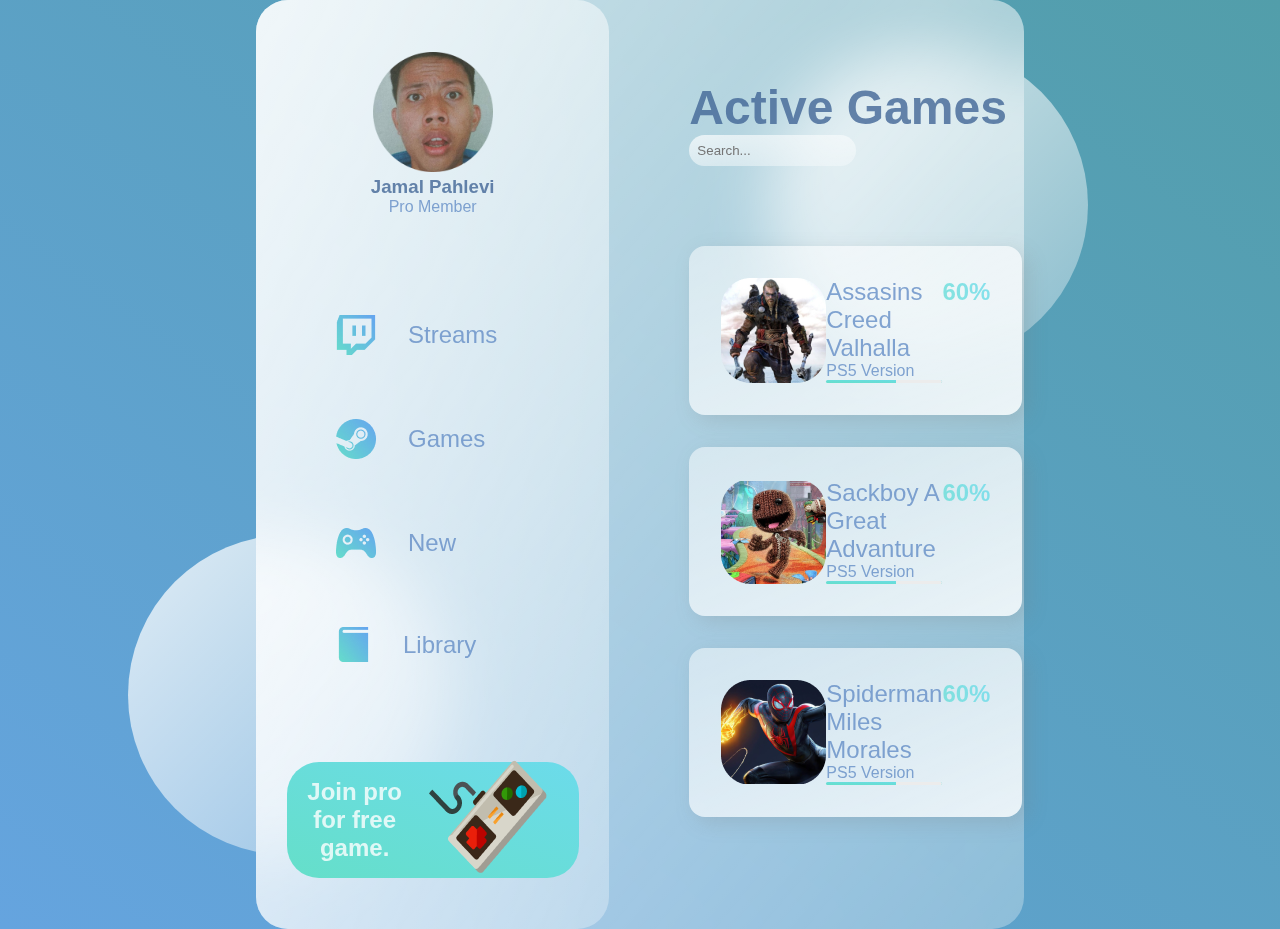
<file: index.html>
<!DOCTYPE html>
<html lang="en">
<head>
    <meta charset="UTF-8">
    <meta name="viewport" content="width=device-width, initial-scale=1.0">
    <title>Glassmorphism</title>
    <link rel="preconnect" href="https://fonts.gstatic.com">
<link href="https://fonts.googleapis.com/css2?family=Poppins:wght@400;500;700&display=swap" rel="stylesheet">
    <link rel="stylesheet" href="./style.css">
</head>
<body>
    <main>
        <section class="glass">
            <div class="dashboard">
                <div class="user">
                    <img width="120"src="./images/circle-cropped.png" alt="">
                    <h3>Jamal Pahlevi</h3>
                    <p>Pro Member</p>
                </div>
                <div class="links">
                    <div class="link">
                        <img src="./images/twitch.png" alt="">
                        <h2><a target="_blank" href="https://www.twitch.tv/">Streams</a></h2>
                    </div>
                    <div class="link">
                        <img src="./images/steam.png" alt="">
                        <h2><a target="_blank" href="https://store.steampowered.com/">Games</a></h2>
                    </div>
                    <div class="link">
                        <img src="./images/upcoming.png" alt="">
                        <h2>New</h2>
                    </div>
                    <div class="link">
                        <img src="./images/library.png" alt="">
                        <h2>Library</h2>
                    </div>
                </div>
                <div class="pro">
                    <h2>Join pro for free game.</h2>
                    <img src="./images/controller.png" alt="">
                </div>
            </div>
            <div class="games">
                <div class="status">
                    <h1>Active Games</h1>
                    <form action="game.html">
                    <input placeholder="Search..." type="text"/>
                </form>
                </div>
                <div class="cards">
                    <div class="card">
                        <img src="./images/assassins.png" alt="">
                        <div class="card-info">
                            <h2>Assasins Creed Valhalla</h2>
                            <p>PS5 Version</p>
                            <div class="progress"></div>
                        </div>
                        <h2 class="percentage">60%</h2>
                    </div>
                    <div class="card">
                        <img src="./images/sackboy.png" alt="">
                        <div class="card-info">
                            <h2>Sackboy A Great Advanture</h2>
                            <p>PS5 Version</p>
                            <div class="progress"></div>
                        </div>
                        <h2 class="percentage">60%</h2>
                    </div>
                    <div class="card">
                        <img src="./images/spiderman.png" alt="">
                        <div class="card-info">
                            <h2>Spiderman Miles Morales</h2>
                            <p>PS5 Version</p>
                            <div class="progress"></div>
                        </div>
                        <h2 class="percentage">60%</h2>
                    </div>
                </div>
            </div>
        </section>
    </main>
    <div class="circle1"></div>
    <div class="circle2"></div>
</body>
</html>
</file>
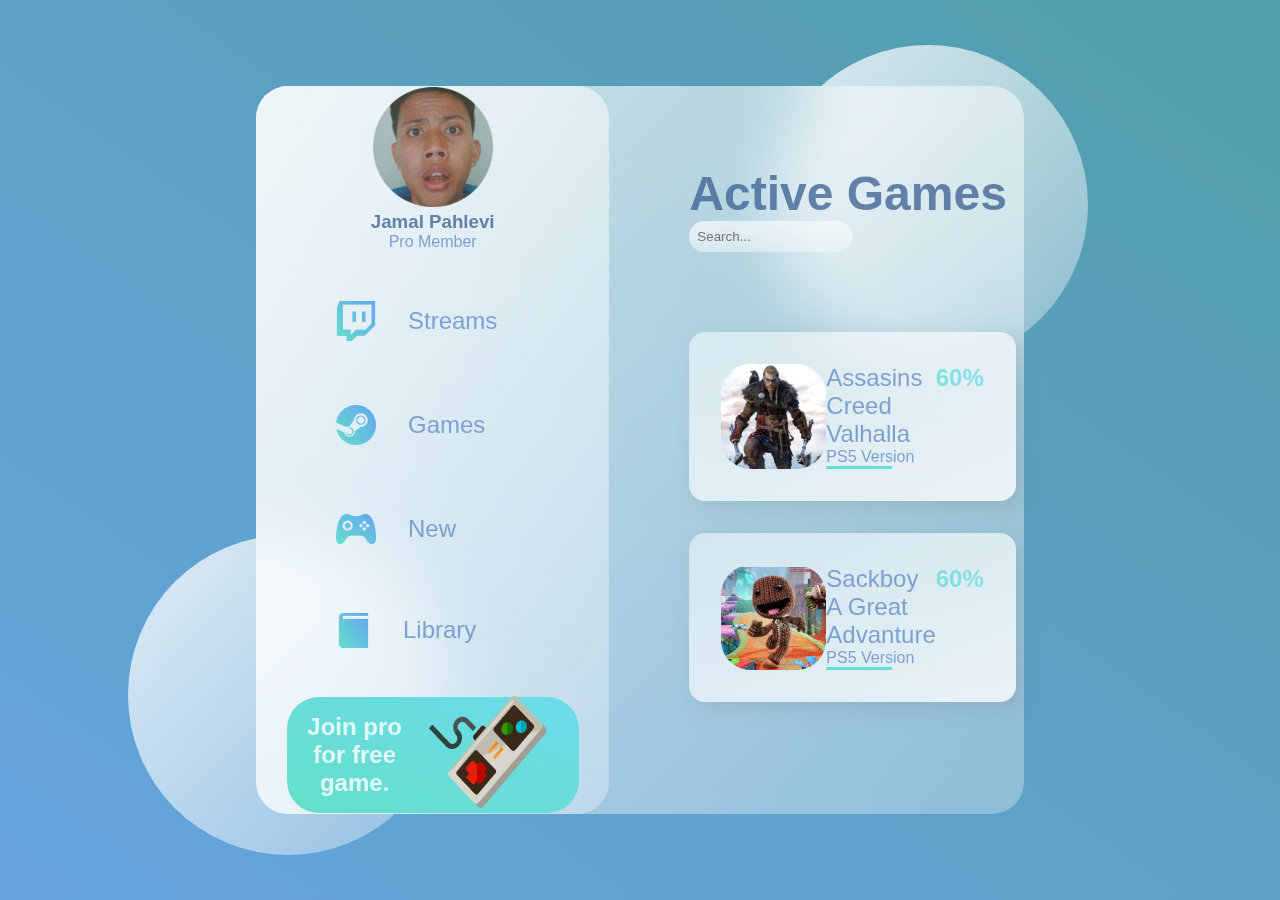
<file: game.html>
<!DOCTYPE html>
<html lang="en">
<head>
    <meta charset="UTF-8">
    <meta name="viewport" content="width=device-width, initial-scale=1.0">
    <title>Glassmorphism</title>
    <link rel="preconnect" href="https://fonts.gstatic.com">
<link href="https://fonts.googleapis.com/css2?family=Poppins:wght@400;500;700&display=swap" rel="stylesheet">
    <link rel="stylesheet" href="./style.css">
</head>
<body>
    <main>
        <section class="glass">
            <div class="dashboard">
                <div class="user">
                    <img width="120"src="./images/circle-cropped.png" alt="">
                    <h3>Jamal Pahlevi</h3>
                    <p>Pro Member</p>
                </div>
                <div class="links">
                    <div class="link">
                        <img src="./images/twitch.png" alt="">
                        <h2><a target="_blank" href="https://www.twitch.tv/">Streams</a></h2>
                    </div>
                    <div class="link">
                        <img src="./images/steam.png" alt="">
                        <h2><a target="_blank" href="https://store.steampowered.com/">Games</a></h2>
                    </div>
                    <div class="link">
                        <img src="./images/upcoming.png" alt="">
                        <h2>New</h2>
                    </div>
                    <div class="link">
                        <img src="./images/library.png" alt="">
                        <h2>Library</h2>
                    </div>
                </div>
                <div class="pro">
                    <h2>Join pro for free game.</h2>
                    <img src="./images/controller.png" alt="">
                </div>
            </div>
            <div class="games">
                <div class="status">
                    <h1>Active Games</h1>
                    <form action="game.html">
                    <input placeholder="Search..." type="text"/>
                </form>
                </div>
                <div class="cards">
                    <div class="card">
                        <img src="./images/assassins.png" alt="">
                        <div class="card-info">
                            <h2>Assasins Creed Valhalla</h2>
                            <p>PS5 Version</p>
                            <div class="progress"></div>
                        </div>
                        <h2 class="percentage">60%</h2>
                    </div>
                    <div class="card">
                        <img src="./images/sackboy.png" alt="">
                        <div class="card-info">
                            <h2>Sackboy A Great Advanture</h2>
                            <p>PS5 Version</p>
                            <div class="progress"></div>
                        </div>
                        <h2 class="percentage">60%</h2>
                    </div>
                </div>
            </div>
        </section>
    </main>
    <div class="circle1"></div>
    <div class="circle2"></div>
</body>
</html>
</file>
<file: style.css>
* {
  margin: 0;
  padding: 0;
  box-sizing: border-box;
}
h1 {
  color: #426696;
  font-weight: 600;
  font-size: 3rem;
  opacity: 0.8;
}
h2,
p {
  color: #658ec6;
  font-weight: 500;
  opacity: 0.8;
}
h3 {
  color: #426696;
  font-weight: 600;
  opacity: 0.8;
}
main {
  font-family: "Popppins", sans-serif;
  min-height: 100vh;
  background: linear-gradient(to right top, #65a4df, #529eaa);
  display: flex;
  align-items: center;
  justify-content: center;
}
.glass {
  background: white;
  min-height: 80vh;
  width: 60%;
  background: linear-gradient(
    to right bottom,
    rgba(255, 255, 255, 0.7),
    rgba(255, 255, 255, 0.3)
  );
  border-radius: 2rem;
  z-index: 2;
  backdrop-filter: blur(2rem);
  display: flex;
}
.circle1,
.circle2 {
  background: white;
  background: linear-gradient(
    to right bottom,
    rgba(255, 255, 255, 0.8),
    rgba(255, 255, 255, 0.3)
  );
  height: 20rem;
  width: 20rem;
  position: absolute;
  border-radius: 50%;
}
.circle1 {
  top: 5%;
  right: 15%;
}
.circle2 {
  bottom: 5%;
  left: 10%;
}
.dashboard {
  flex: 1;
  display: flex;
  flex-direction: column;
  align-items: center;
  justify-content: space-evenly;
  text-align: center;
  background: linear-gradient(
    to right bottom,
    rgba(255, 255, 255, 0.7),
    rgba(255, 255, 255, 0.3)
  );
  border-radius: 2rem;
}
.link {
  display: flex;
  margin: 2rem 0rem;
  padding: 1rem 5rem;
  align-items: center;
}
.link h2 {
  padding: 0rem 2rem;
}
.link h2 a {
  text-decoration: none;
  color: #658ec6;
}
.link h2 a:hover {
  color: #0b2852;
}
.games {
  flex: 2;
}
.pro {
  background: linear-gradient(to right top, #65dfc9, #6cdbeb);
  border-radius: 2rem;
  color: white;
  padding: 1rem;
  position: relative;
}
.pro img {
  position: absolute;
  top: -30%;
  right: 10%;
}
.pro h2 {
  width: 40%;
  color: white;
  font-weight: 600;
}

/* GAMES */
.status {
  margin-bottom: 3rem;
}
.status input {
  background: linear-gradient(
    to right bottom,
    rgba(255, 255, 255, 0.7),
    rgba(255, 255, 255, 0.3)
  );
  border: none;
  width: 50%;
  padding: 0.5rem;
  border-radius: 2rem;
}
.games {
  margin: 5rem;
  display: flex;
  flex-direction: column;
  justify-content: space-evenly;
}
.card {
  display: flex;
  background: linear-gradient(
    to left top,
    rgba(255, 255, 255, 0.8),
    rgba(255, 255, 255, 0.5)
  );
  border-radius: 1rem;
  margin: 2rem 0rem;
  padding: 2rem;
  box-shadow: 6px 6px 20px rgba(122, 122, 122, 0.212);
  justify-content: space-between;
}
.progress {
  background: linear-gradient(to right top, #65dfc9, #6cdbeb);
  width: 100%;
  height: 25%;
  border-radius: 1rem;
  position: relative;
  overflow: hidden;
}
.progress::after {
  content: "";
  width: 100%;
  height: 100%;
  background: rgb(236, 236, 236);
  position: absolute;
  left: 60%;
}
.card-info {
  display: flex;
  flex-direction: column;
  justify-content: space-between;
}
.percentage {
  font-weight: bold;
  background: linear-gradient(to right top, #65dfc9, #6cdbeb);
  -webkit-background-clip: text;
  -webkit-text-fill-color: transparent;
}
</file>
